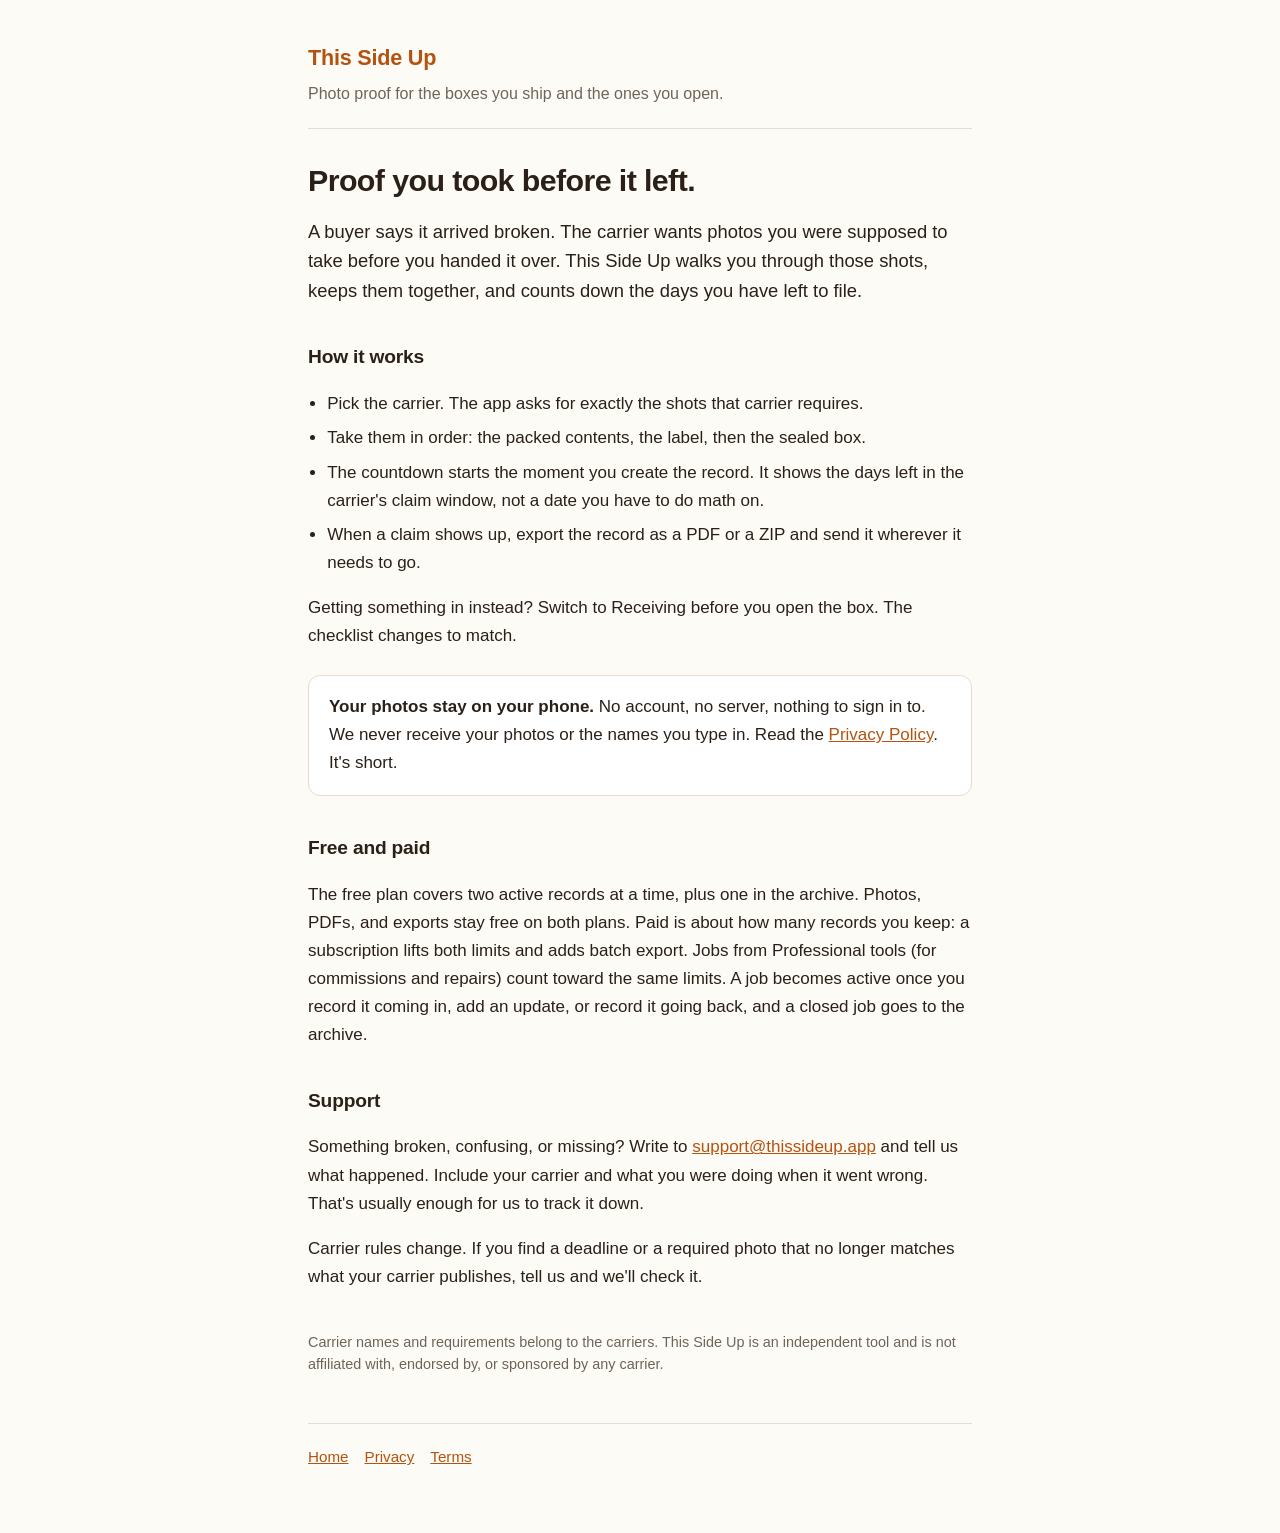
<file: index.html>
<!doctype html>
<html lang="en">
  <head>
    <meta charset="utf-8" />
    <meta name="viewport" content="width=device-width, initial-scale=1" />
    <title>This Side Up: Photo proof for the things you ship</title>
    <meta
      name="description"
      content="Photograph a package the way your carrier expects, and have the file ready when a claim shows up. Your photos stay on your phone, and the app never uploads them."
    />
    <link rel="stylesheet" href="./style.css" />
  </head>
  <body>
    <div class="wrap">
      <header>
        <a class="brand" href="./">This Side Up</a>
        <p class="tagline">Photo proof for the boxes you ship and the ones you open.</p>
      </header>

      <h1>Proof you took before it left.</h1>
      <p class="lead">
        A buyer says it arrived broken. The carrier wants photos you were supposed to take before
        you handed it over. This Side Up walks you through those shots, keeps them together, and
        counts down the days you have left to file.
      </p>

      <h2>How it works</h2>
      <ul>
        <li>Pick the carrier. The app asks for exactly the shots that carrier requires.</li>
        <li>Take them in order: the packed contents, the label, then the sealed box.</li>
        <li>The countdown starts the moment you create the record. It shows the days left in the carrier's claim window, not a date you have to do math on.</li>
        <li>
          When a claim shows up, export the record as a PDF or a ZIP and send it wherever it needs
          to go.
        </li>
      </ul>
      <p>
        Getting something in instead? Switch to Receiving before you open the box. The checklist changes
        to match.
      </p>

      <div class="card">
        <p>
          <strong>Your photos stay on your phone.</strong> No account, no server, nothing to sign in
          to. We never receive your photos or the names you type in. Read the
          <a href="./privacy.html">Privacy Policy</a>. It's short.
        </p>
      </div>

      <h2 id="free-and-paid">Free and paid</h2>
      <p>
        The free plan covers two active records at a time, plus one in the archive. Photos, PDFs,
        and exports stay free on both plans. Paid is about how many records you keep: a
        subscription lifts both limits and adds batch export. Jobs from Professional tools (for
        commissions and repairs) count toward the same limits. A job becomes active once you record
        it coming in, add an update, or record it going back, and a closed job goes to the archive.
      </p>

      <h2>Support</h2>
      <p>
        Something broken, confusing, or missing? Write to
        <a href="mailto:support@thissideup.app">support@thissideup.app</a> and tell us what happened.
        Include your carrier and what you were doing when it went wrong. That's usually enough for
        us to track it down.
      </p>
      <p>
        Carrier rules change. If you find a deadline or a required photo that no longer matches what
        your carrier publishes, tell us and we'll check it.
      </p>

      <p class="fineprint">
        Carrier names and requirements belong to the carriers. This Side Up is an independent tool
        and is not affiliated with, endorsed by, or sponsored by any carrier.
      </p>

      <footer>
        <a href="./">Home</a><a href="./privacy.html">Privacy</a><a href="./terms.html">Terms</a>
      </footer>
    </div>
  </body>
</html>
</file>
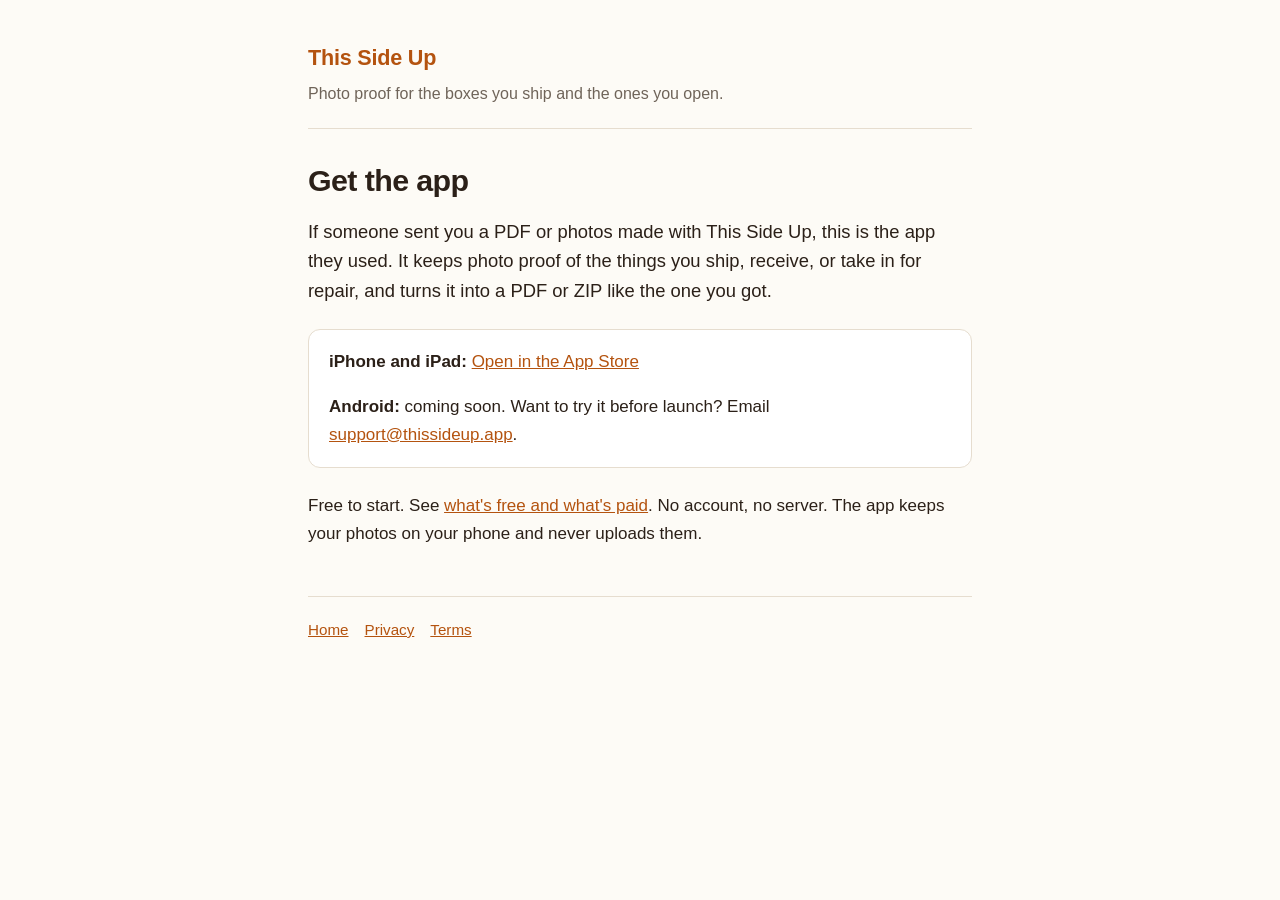
<file: get.html>
<!doctype html>
<!--
  서류(PDF)와 사진 묶음(ZIP)의 QR이 가리키는 단 하나의 주소: thissideup.app/get (src/links.ts GET_URL).
  ⚠️ 이 파일 이름과 주소는 바꾸지 않는다. 이미 고객 메일함과 종이에 나간 QR을 고칠 수 없다(docs/maker_layer_build_1_2.md 1.2절).
  기기를 보고 맞는 스토어로 보낸다: iPhone(과 UA에 iPad가 남는 옛 iPad)은 App Store로 바로 넘기고, 그 밖(안드로이드, PC, 그리고 기본 설정의
  iPadOS 13 이상은 Mac 브라우저로 신고하므로 넘어가지 않는다)은 이 페이지에서 한 번 눌러 간다. 링크가 화면에 있으니 어느 쪽도 막다른 길은 아니다.
  안드로이드가 Google Play에 공개되면 아래 PLAY 주소를 채우고 다시 배포한다. 앱은 다시 낼 필요가 없다. 그것이 이 주소가 고정인 이유다.
  코드 쪽 규율을 여기로 옮겼다(헌법 §2.3 새 매체): 중립어(보내는 쪽과 받는 쪽 둘 다), 결과를 약속하는 문장 없음(claimPromises 그물이
  web/*.html을 읽는다), 긴 줄표와 가운뎃점 없음. 주소와 파일의 일치는 src/__tests__/storeReviewLinks.test.ts가 센다.
-->
<html lang="en">
  <head>
    <meta charset="utf-8" />
    <meta name="viewport" content="width=device-width, initial-scale=1" />
    <title>Get This Side Up</title>
    <meta
      name="description"
      content="This Side Up keeps photo proof of the things you ship, receive, or take in for repair. Free to start. Your photos stay on your phone, and the app never uploads them."
    />
    <link rel="stylesheet" href="./style.css" />
  </head>
  <body>
    <div class="wrap">
      <header>
        <a class="brand" href="./">This Side Up</a>
        <p class="tagline">Photo proof for the boxes you ship and the ones you open.</p>
      </header>

      <h1>Get the app</h1>
      <p class="lead">
        If someone sent you a PDF or photos made with This Side Up, this is the app they used. It keeps
        photo proof of the things you ship, receive, or take in for repair, and turns it into a PDF or
        ZIP like the one you got.
      </p>

      <div class="card">
        <p>
          <strong>iPhone and iPad:</strong>
          <a id="appstore" href="https://apps.apple.com/us/app/this-side-up/id6806478365">Open in the App Store</a>
        </p>
        <p>
          <strong>Android:</strong> coming soon. Want to try it before launch? Email
          <a href="mailto:support@thissideup.app">support@thissideup.app</a>.
        </p>
      </div>

      <p>
        Free to start. See <a href="./#free-and-paid">what's free and what's paid</a>. No account, no server. The app
        keeps your photos on your phone and never uploads them.
      </p>

      <footer>
        <a href="./">Home</a><a href="./privacy.html">Privacy</a><a href="./terms.html">Terms</a>
      </footer>
    </div>
    <script>
      // iPhone과 iPad는 바로 App Store로. 안드로이드는 Play에 공개되기 전까지 이 페이지에 머문다(위 주석).
      (function () {
        var ua = navigator.userAgent || '';
        var PLAY = '';
        if (/android/i.test(ua) && PLAY) {
          location.replace(PLAY);
        } else if (/iphone|ipad|ipod/i.test(ua)) {
          location.replace(document.getElementById('appstore').href);
        }
      })();
    </script>
  </body>
</html>
</file>
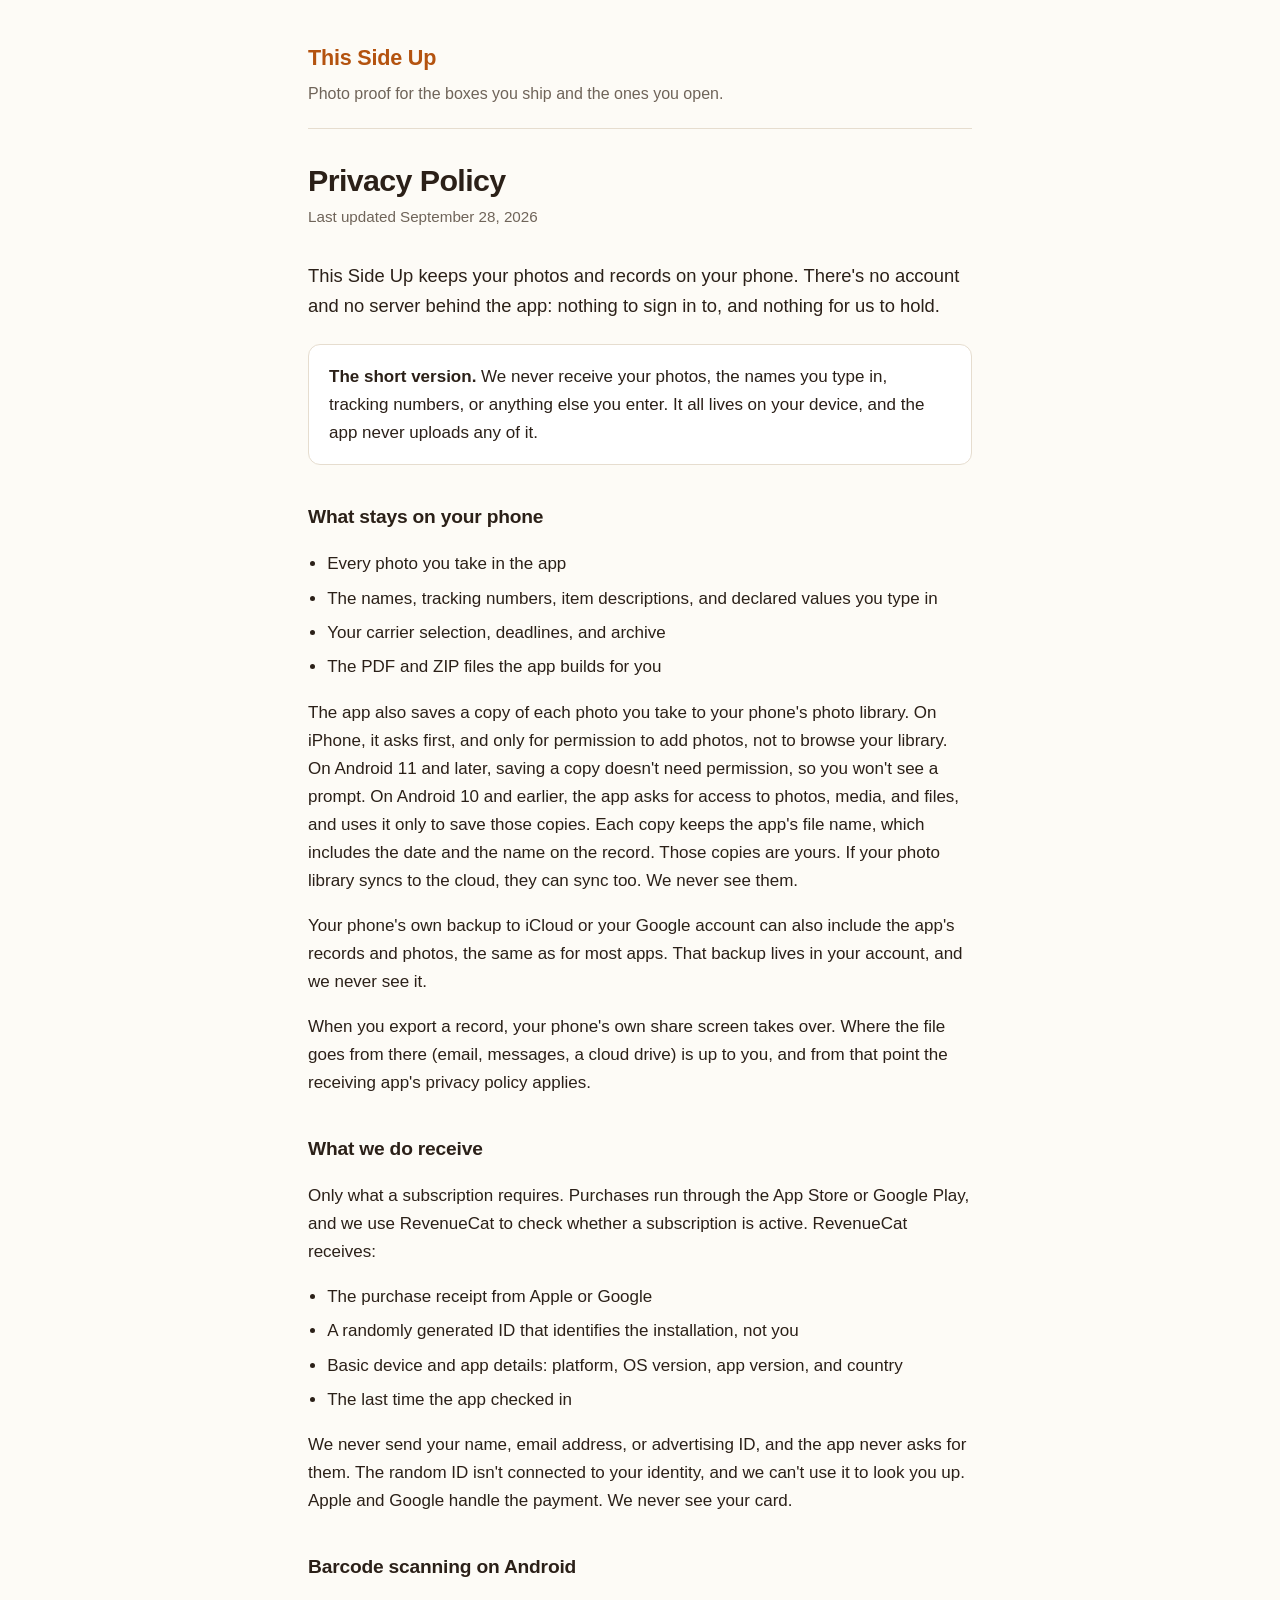
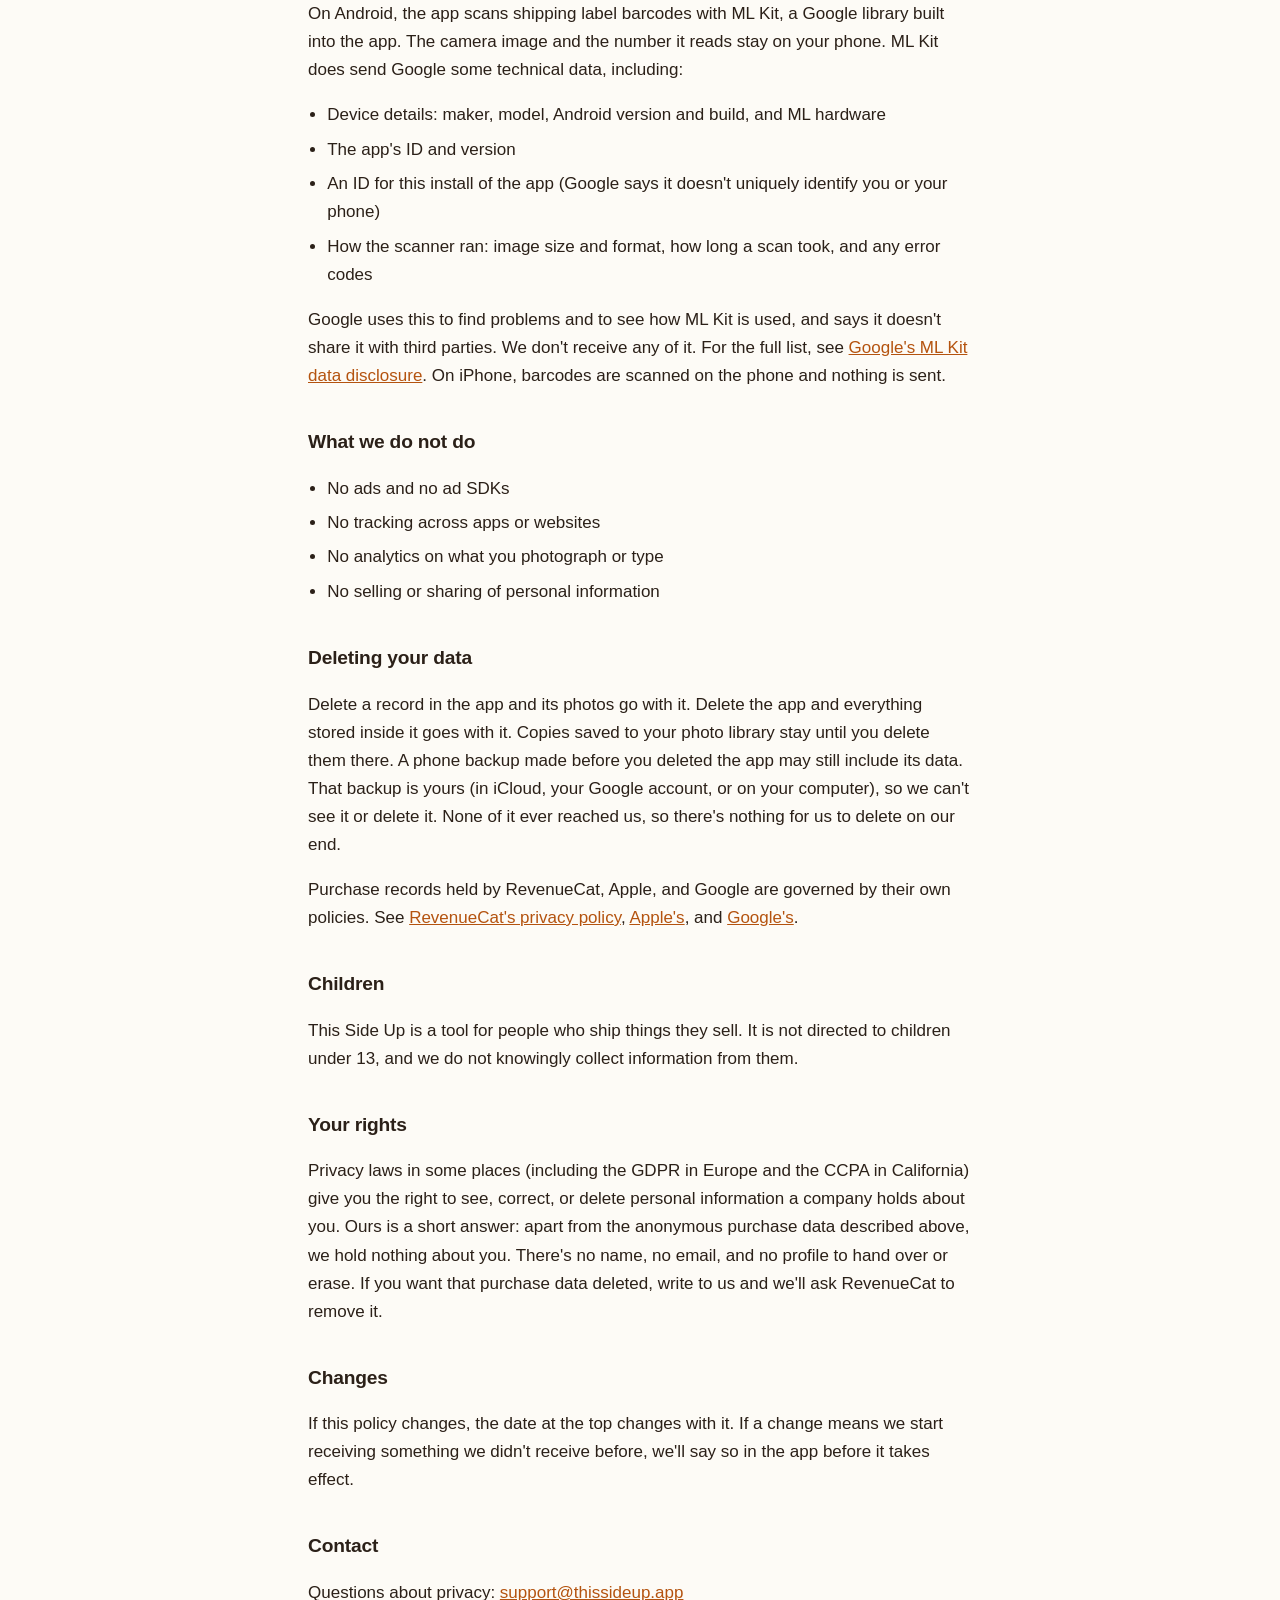
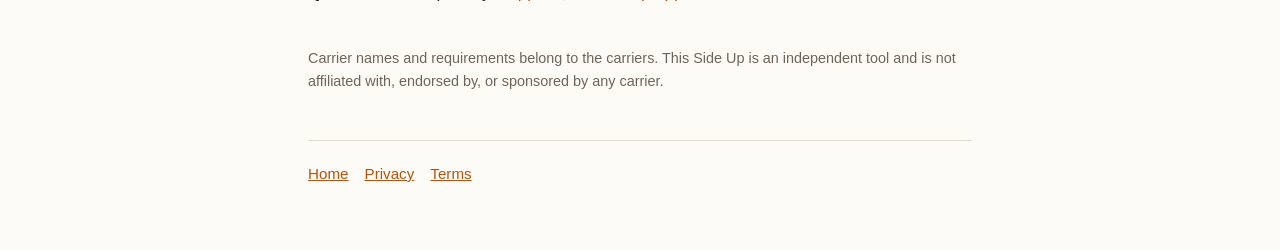
<file: privacy.html>
<!doctype html>
<html lang="en">
  <head>
    <meta charset="utf-8" />
    <meta name="viewport" content="width=device-width, initial-scale=1" />
    <title>Privacy Policy | This Side Up</title>
    <link rel="stylesheet" href="./style.css" />
  </head>
  <body>
    <div class="wrap">
      <header>
        <a class="brand" href="./">This Side Up</a>
        <p class="tagline">Photo proof for the boxes you ship and the ones you open.</p>
      </header>

      <h1>Privacy Policy</h1>
      <p class="updated">Last updated September 28, 2026</p>

      <p class="lead">
        This Side Up keeps your photos and records on your phone. There's no account and no server
        behind the app: nothing to sign in to, and nothing for us to hold.
      </p>

      <div class="card">
        <p>
          <strong>The short version.</strong> We never receive your photos, the names you type in,
          tracking numbers, or anything else you enter. It all lives on your device, and the app never
          uploads any of it.
        </p>
      </div>

      <h2>What stays on your phone</h2>
      <ul>
        <li>Every photo you take in the app</li>
        <li>The names, tracking numbers, item descriptions, and declared values you type in</li>
        <li>Your carrier selection, deadlines, and archive</li>
        <li>The PDF and ZIP files the app builds for you</li>
      </ul>
      <p>
        The app also saves a copy of each photo you take to your phone's photo library. On iPhone, it
        asks first, and only for permission to add photos, not to browse your library. On Android 11 and later,
        saving a copy doesn't need permission, so you won't see a prompt. On Android 10 and earlier, the
        app asks for access to photos, media, and files, and uses it only to save those copies. Each copy
        keeps the app's file name, which includes the date and the name on the record. Those copies are
        yours. If your photo library syncs to the cloud, they can sync too. We never see them.
      </p>
      <p>
        Your phone's own backup to iCloud or your Google account can also include the app's records and
        photos, the same as for most apps. That backup lives in your account, and we never see it.
      </p>
      <p>
        When you export a record, your phone's own share screen takes over. Where the file goes from
        there (email, messages, a cloud drive) is up to you, and from that point the receiving app's
        privacy policy applies.
      </p>

      <h2>What we do receive</h2>
      <p>
        Only what a subscription requires. Purchases run through the App Store or Google Play, and
        we use RevenueCat to check whether a subscription is active. RevenueCat receives:
      </p>
      <ul>
        <li>The purchase receipt from Apple or Google</li>
        <li>A randomly generated ID that identifies the installation, not you</li>
        <li>Basic device and app details: platform, OS version, app version, and country</li>
        <li>The last time the app checked in</li>
      </ul>
      <p>
        We never send your name, email address, or advertising ID, and the app never
        asks for them. The random ID isn't connected to your identity, and we can't use it to look
        you up. Apple and Google handle the payment. We never see your card.
      </p>

      <h2>Barcode scanning on Android</h2>
      <p>
        On Android, the app scans shipping label barcodes with ML Kit, a Google library built into the
        app. The camera image and the number it reads stay on your phone. ML Kit does send Google some
        technical data, including:
      </p>
      <ul>
        <li>Device details: maker, model, Android version and build, and ML hardware</li>
        <li>The app's ID and version</li>
        <li>An ID for this install of the app (Google says it doesn't uniquely identify you or your phone)</li>
        <li>How the scanner ran: image size and format, how long a scan took, and any error codes</li>
      </ul>
      <p>
        Google uses this to find problems and to see how ML Kit is used, and says it doesn't share it
        with third parties. We don't receive any of it. For the full list, see
        <a href="https://developers.google.com/ml-kit/android-data-disclosure" target="_blank" rel="noopener noreferrer">Google's ML Kit data disclosure</a>.
        On iPhone, barcodes are scanned on the phone and nothing is sent.
      </p>

      <h2>What we do not do</h2>
      <ul>
        <li>No ads and no ad SDKs</li>
        <li>No tracking across apps or websites</li>
        <li>No analytics on what you photograph or type</li>
        <li>No selling or sharing of personal information</li>
      </ul>

      <h2>Deleting your data</h2>
      <p>
        Delete a record in the app and its photos go with it. Delete the app and everything stored
        inside it goes with it. Copies saved to your photo library stay until you delete them there.
        A phone backup made before you deleted the app may still include its data. That backup is yours
        (in iCloud, your Google account, or on your computer), so we can't see it or delete it. None of
        it ever reached us, so there's nothing for us to delete on our end.
      </p>
      <p>
        Purchase records held by RevenueCat, Apple, and Google are governed by their own policies. See
        <a href="https://www.revenuecat.com/privacy/" target="_blank" rel="noopener noreferrer">RevenueCat's privacy policy</a>,
        <a href="https://www.apple.com/legal/privacy/" target="_blank" rel="noopener noreferrer">Apple's</a>, and
        <a href="https://policies.google.com/privacy" target="_blank" rel="noopener noreferrer">Google's</a>.
      </p>

      <h2>Children</h2>
      <p>
        This Side Up is a tool for people who ship things they sell. It is not directed to children
        under 13, and we do not knowingly collect information from them.
      </p>

      <h2>Your rights</h2>
      <p>
        Privacy laws in some places (including the GDPR in Europe and the CCPA in California) give
        you the right to see, correct, or delete personal information a company holds about you.
        Ours is a short answer: apart from the anonymous purchase data described above, we hold
        nothing about you. There's no name, no email, and no profile to hand over or erase. If you
        want that purchase data deleted, write to us and we'll ask RevenueCat to remove it.
      </p>

      <h2>Changes</h2>
      <p>
        If this policy changes, the date at the top changes with it. If a change means we start
        receiving something we didn't receive before, we'll say so in the app before it takes
        effect.
      </p>

      <h2>Contact</h2>
      <p>Questions about privacy: <a href="mailto:support@thissideup.app">support@thissideup.app</a></p>

      <p class="fineprint">
        Carrier names and requirements belong to the carriers. This Side Up is an independent tool
        and is not affiliated with, endorsed by, or sponsored by any carrier.
      </p>

      <footer>
        <a href="./">Home</a><a href="./privacy.html">Privacy</a><a href="./terms.html">Terms</a>
      </footer>
    </div>
  </body>
</html>
</file>
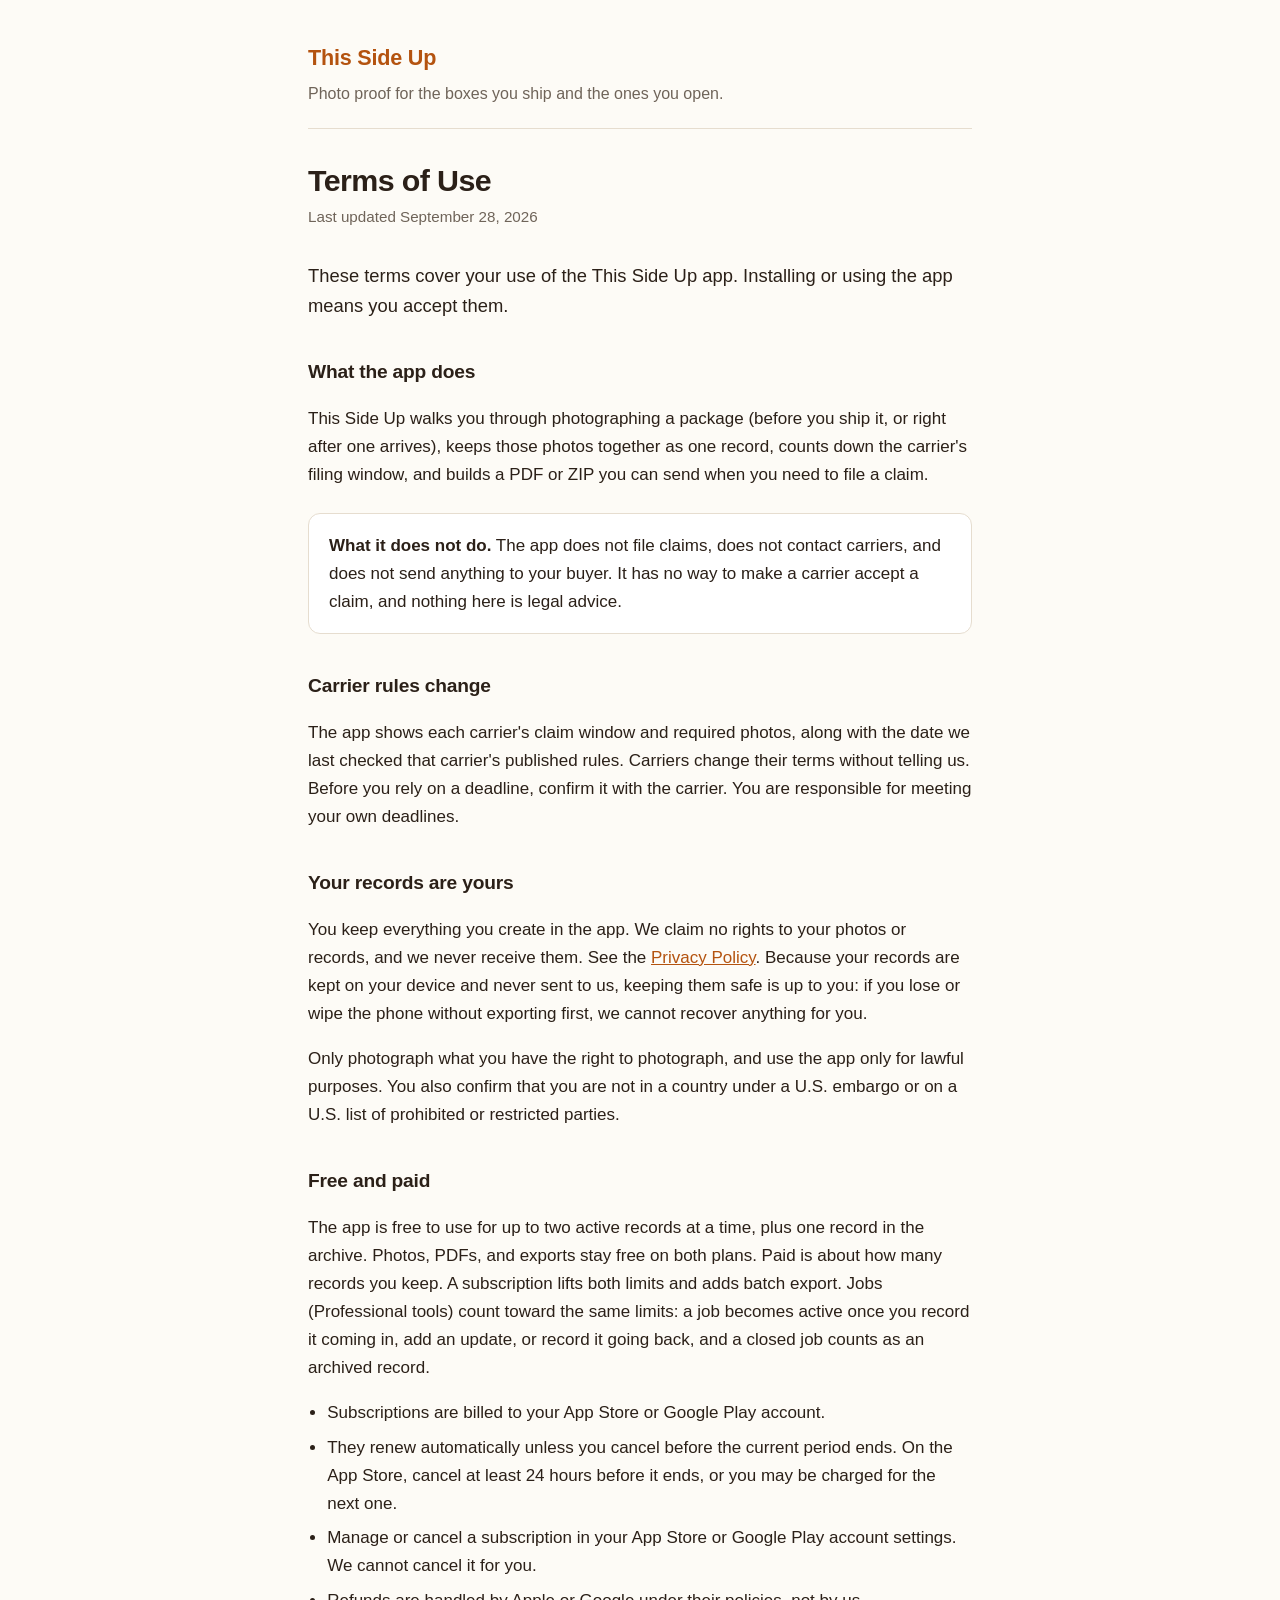
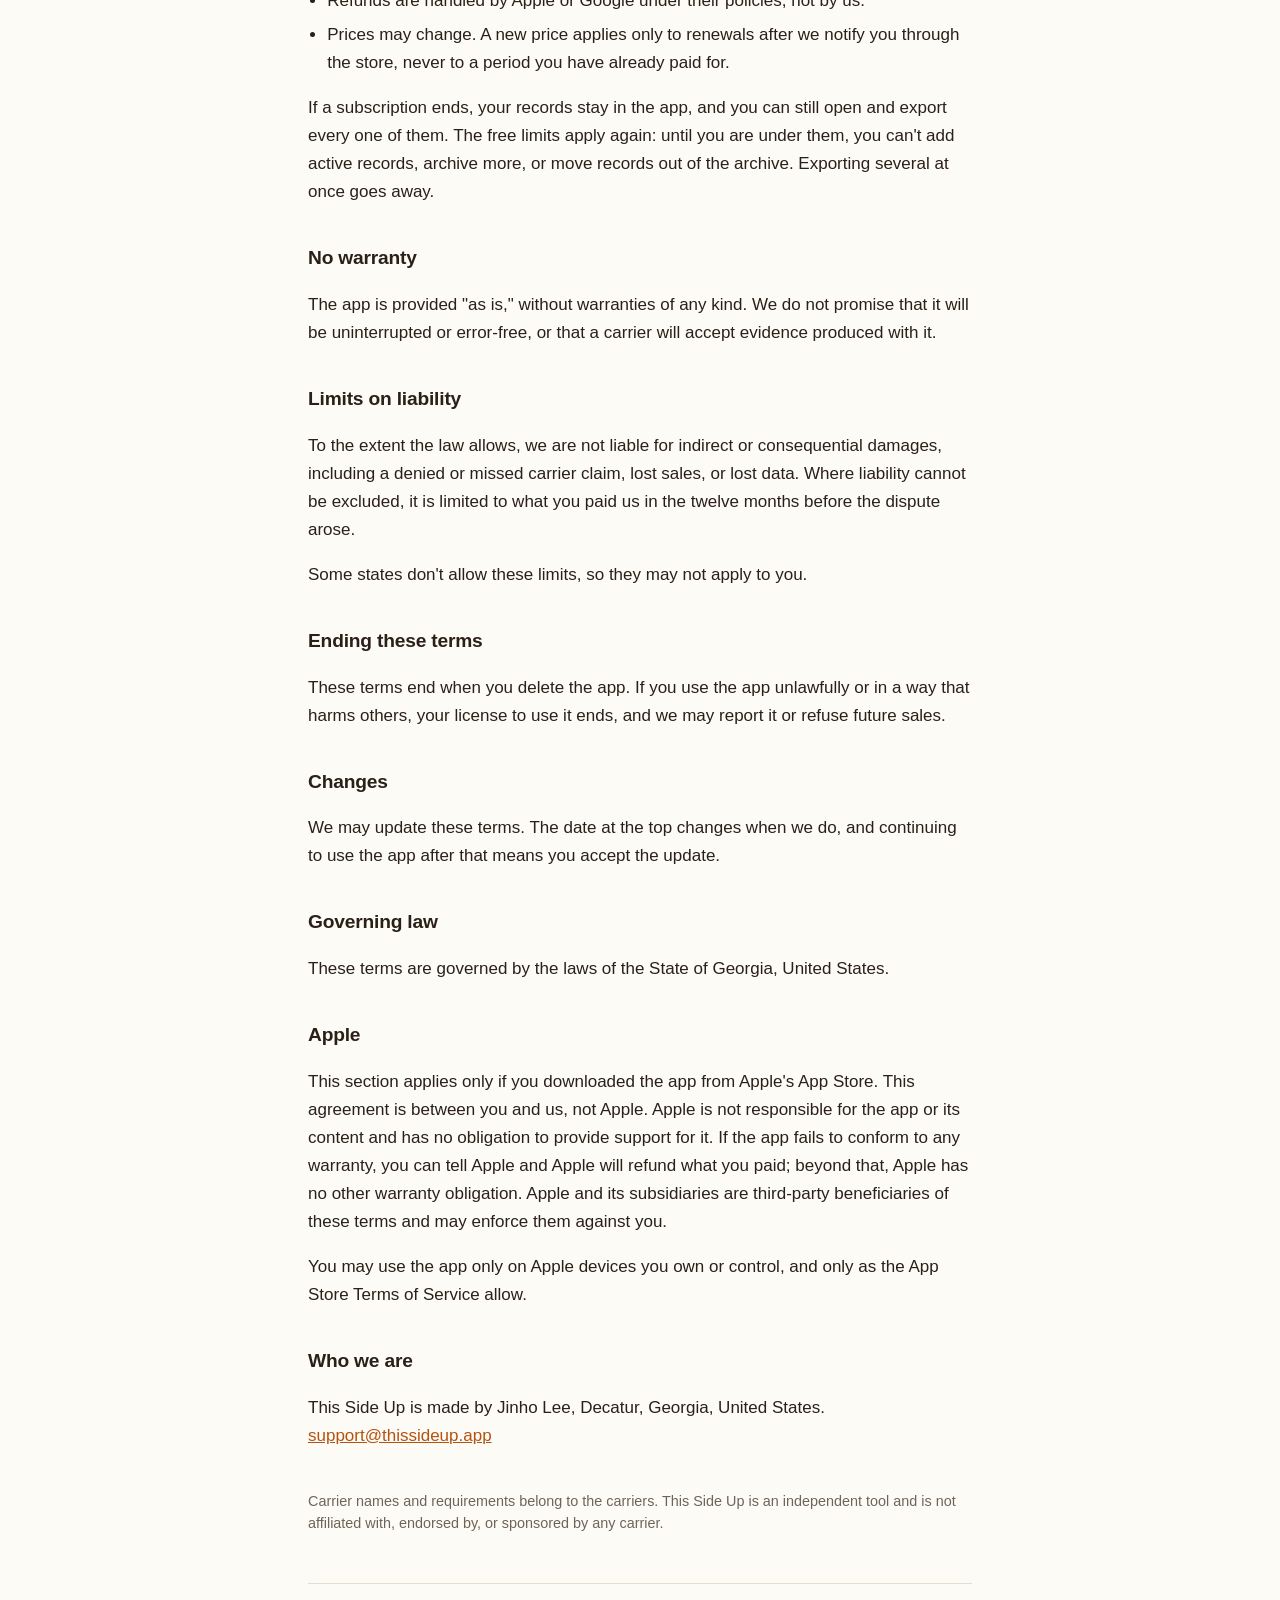
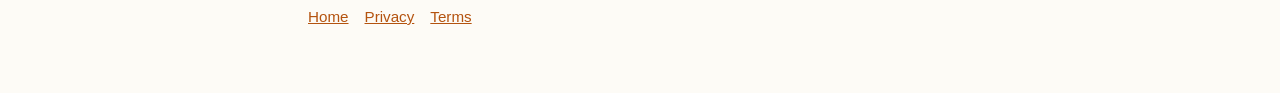
<file: terms.html>
<!doctype html>
<html lang="en">
  <head>
    <meta charset="utf-8" />
    <meta name="viewport" content="width=device-width, initial-scale=1" />
    <title>Terms of Use | This Side Up</title>
    <link rel="stylesheet" href="./style.css" />
  </head>
  <body>
    <div class="wrap">
      <header>
        <a class="brand" href="./">This Side Up</a>
        <p class="tagline">Photo proof for the boxes you ship and the ones you open.</p>
      </header>

      <h1>Terms of Use</h1>
      <p class="updated">Last updated September 28, 2026</p>

      <p class="lead">
        These terms cover your use of the This Side Up app. Installing or using the app means you
        accept them.
      </p>

      <h2>What the app does</h2>
      <p>
        This Side Up walks you through photographing a package (before you ship it, or right after
        one arrives), keeps those photos together as one record, counts down the carrier's filing
        window, and builds a PDF or ZIP you can send when you need to file a claim.
      </p>

      <div class="card">
        <p>
          <strong>What it does not do.</strong> The app does not file claims, does not contact
          carriers, and does not send anything to your buyer. It has no way to make a carrier accept
          a claim, and nothing here is legal advice.
        </p>
      </div>

      <h2>Carrier rules change</h2>
      <p>
        The app shows each carrier's claim window and required photos, along with the date we
        last checked that carrier's published rules. Carriers change their terms without telling us.
        Before you rely on a deadline, confirm it with the carrier. You are responsible for meeting
        your own deadlines.
      </p>

      <h2>Your records are yours</h2>
      <p>
        You keep everything you create in the app. We claim no rights to your photos or records, and
        we never receive them. See the
        <a href="./privacy.html">Privacy Policy</a>. Because your records are kept on your device and
        never sent to us, keeping them safe is up to you: if you lose or wipe the phone without
        exporting first, we cannot recover anything for you.
      </p>
      <p>
        Only photograph what you have the right to photograph, and use the app only for lawful
        purposes. You also confirm that you are not in a country under a U.S. embargo or on a U.S.
        list of prohibited or restricted parties.
      </p>

      <h2>Free and paid</h2>
      <p>
        The app is free to use for up to two active records at a time, plus one record in the
        archive. Photos, PDFs, and exports stay free on both plans. Paid is about how many records
        you keep. A subscription lifts both limits and adds batch export. Jobs (Professional tools)
        count toward the same limits: a job becomes active once you record it coming in, add an
        update, or record it going back, and a closed job counts as an archived record.
      </p>
      <ul>
        <li>Subscriptions are billed to your App Store or Google Play account.</li>
        <li>
          They renew automatically unless you cancel before the current period ends. On the App
          Store, cancel at least 24 hours before it ends, or you may be charged for the next one.
        </li>
        <li>
          Manage or cancel a subscription in your App Store or Google Play account settings. We
          cannot cancel it for you.
        </li>
        <li>
          Refunds are handled by Apple or Google under their policies, not by us.
        </li>
        <li>
          Prices may change. A new price applies only to renewals after we notify you through the
          store, never to a period you have already paid for.
        </li>
      </ul>
      <p>
        If a subscription ends, your records stay in the app, and you can still open and export
        every one of them. The free limits apply again: until you are under them, you can't add
        active records, archive more, or move records out of the archive. Exporting several at once
        goes away.
      </p>

      <h2>No warranty</h2>
      <p>
        The app is provided "as is," without warranties of any kind. We do not promise that it will
        be uninterrupted or error-free, or that a carrier will accept evidence produced with it.
      </p>

      <h2>Limits on liability</h2>
      <p>
        To the extent the law allows, we are not liable for indirect or consequential damages,
        including a denied or missed carrier claim, lost sales, or lost data. Where liability cannot
        be excluded, it is limited to what you paid us in the twelve months before the dispute
        arose.
      </p>
      <p>
        Some states don't allow these limits, so they may not apply to you.
      </p>

      <h2>Ending these terms</h2>
      <p>
        These terms end when you delete the app. If you use the app unlawfully or in a way that
        harms others, your license to use it ends, and we may report it or refuse future sales.
      </p>

      <h2>Changes</h2>
      <p>
        We may update these terms. The date at the top changes when we do, and continuing to use the
        app after that means you accept the update.
      </p>

      <h2>Governing law</h2>
      <p>These terms are governed by the laws of the State of Georgia, United States.</p>

      <h2>Apple</h2>
      <p>
        This section applies only if you downloaded the app from Apple's App Store. This agreement
        is between you and us, not Apple. Apple is not responsible for the app or its
        content and has no obligation to provide support for it. If the app fails to conform to any
        warranty, you can tell Apple and Apple will refund what you paid; beyond that, Apple has no
        other warranty obligation. Apple and its subsidiaries are third-party beneficiaries of these
        terms and may enforce them against you.
      </p>
      <p>
        You may use the app only on Apple devices you own or control, and only as the App Store Terms
        of Service allow.
      </p>

      <h2>Who we are</h2>
      <p>
        This Side Up is made by Jinho Lee, Decatur, Georgia, United States.<br />
        <a href="mailto:support@thissideup.app">support@thissideup.app</a>
      </p>

      <p class="fineprint">
        Carrier names and requirements belong to the carriers. This Side Up is an independent tool
        and is not affiliated with, endorsed by, or sponsored by any carrier.
      </p>

      <footer>
        <a href="./">Home</a><a href="./privacy.html">Privacy</a><a href="./terms.html">Terms</a>
      </footer>
    </div>
  </body>
</html>
</file>
<file: style.css>
/* thissideup.app — 정적 사이트 한 벌의 스타일.
   앱의 cardboard 스킨과 같은 계열(종이 바탕·테이프 앰버·스탬프 잉크)이지만 **사본이다**:
   웹은 스킨 계약(src/design/)의 소비자가 아니고, 여기 값을 바꿔도 앱은 안 바뀐다.
   ⚠️ 앱 스킨을 갈면 이 파일은 따라오지 않는다 — 그때 손으로 맞춘다(형제 관계, 자동화 없음). */

:root {
  --paper: #fdfbf6;
  --surface: #ffffff;
  --ink: #2b2018;
  --muted: #6f6459;
  --line: #e6ddcf;
  --accent: #b4530f;
}

@media (prefers-color-scheme: dark) {
  :root {
    --paper: #17130f;
    --surface: #201a15;
    --ink: #f2ece3;
    --muted: #a89b8c;
    --line: #362c23;
    --accent: #e2853d;
  }
}

* {
  box-sizing: border-box;
}

body {
  margin: 0;
  padding: 0;
  background: var(--paper);
  color: var(--ink);
  font: 17px/1.65 -apple-system, BlinkMacSystemFont, 'Segoe UI', Roboto, Helvetica, Arial, sans-serif;
  -webkit-text-size-adjust: 100%;
}

.wrap {
  max-width: 44rem;
  margin: 0 auto;
  padding: 2.5rem 1.25rem 4rem;
}

header {
  border-bottom: 1px solid var(--line);
  padding-bottom: 1.25rem;
  margin-bottom: 2rem;
}

.brand {
  display: inline-block;
  font-size: 1.35rem;
  font-weight: 700;
  color: var(--accent);
  text-decoration: none;
  letter-spacing: -0.01em;
}

.tagline {
  margin: 0.35rem 0 0;
  color: var(--muted);
  font-size: 1rem;
}

h1 {
  font-size: 1.9rem;
  line-height: 1.25;
  letter-spacing: -0.02em;
  margin: 0 0 0.35rem;
}

h2 {
  font-size: 1.2rem;
  margin: 2.25rem 0 0.6rem;
  letter-spacing: -0.01em;
}

.updated {
  color: var(--muted);
  font-size: 0.95rem;
  margin: 0 0 2rem;
}

p,
li {
  color: var(--ink);
}

ul {
  padding-left: 1.2rem;
}

li {
  margin-bottom: 0.4rem;
}

a {
  color: var(--accent);
}

strong {
  font-weight: 650;
}

.lead {
  font-size: 1.15rem;
  line-height: 1.6;
}

.card {
  background: var(--surface);
  border: 1px solid var(--line);
  border-radius: 12px;
  padding: 1.1rem 1.25rem;
  margin: 1.5rem 0;
}

.card p:first-child {
  margin-top: 0;
}

.card p:last-child {
  margin-bottom: 0;
}

footer {
  border-top: 1px solid var(--line);
  margin-top: 3rem;
  padding-top: 1.25rem;
  color: var(--muted);
  font-size: 0.95rem;
}

footer a {
  margin-right: 1rem;
  white-space: nowrap;
}

.fineprint {
  margin-top: 2.5rem;
  color: var(--muted);
  font-size: 0.9rem;
  line-height: 1.55;
}
</file>
